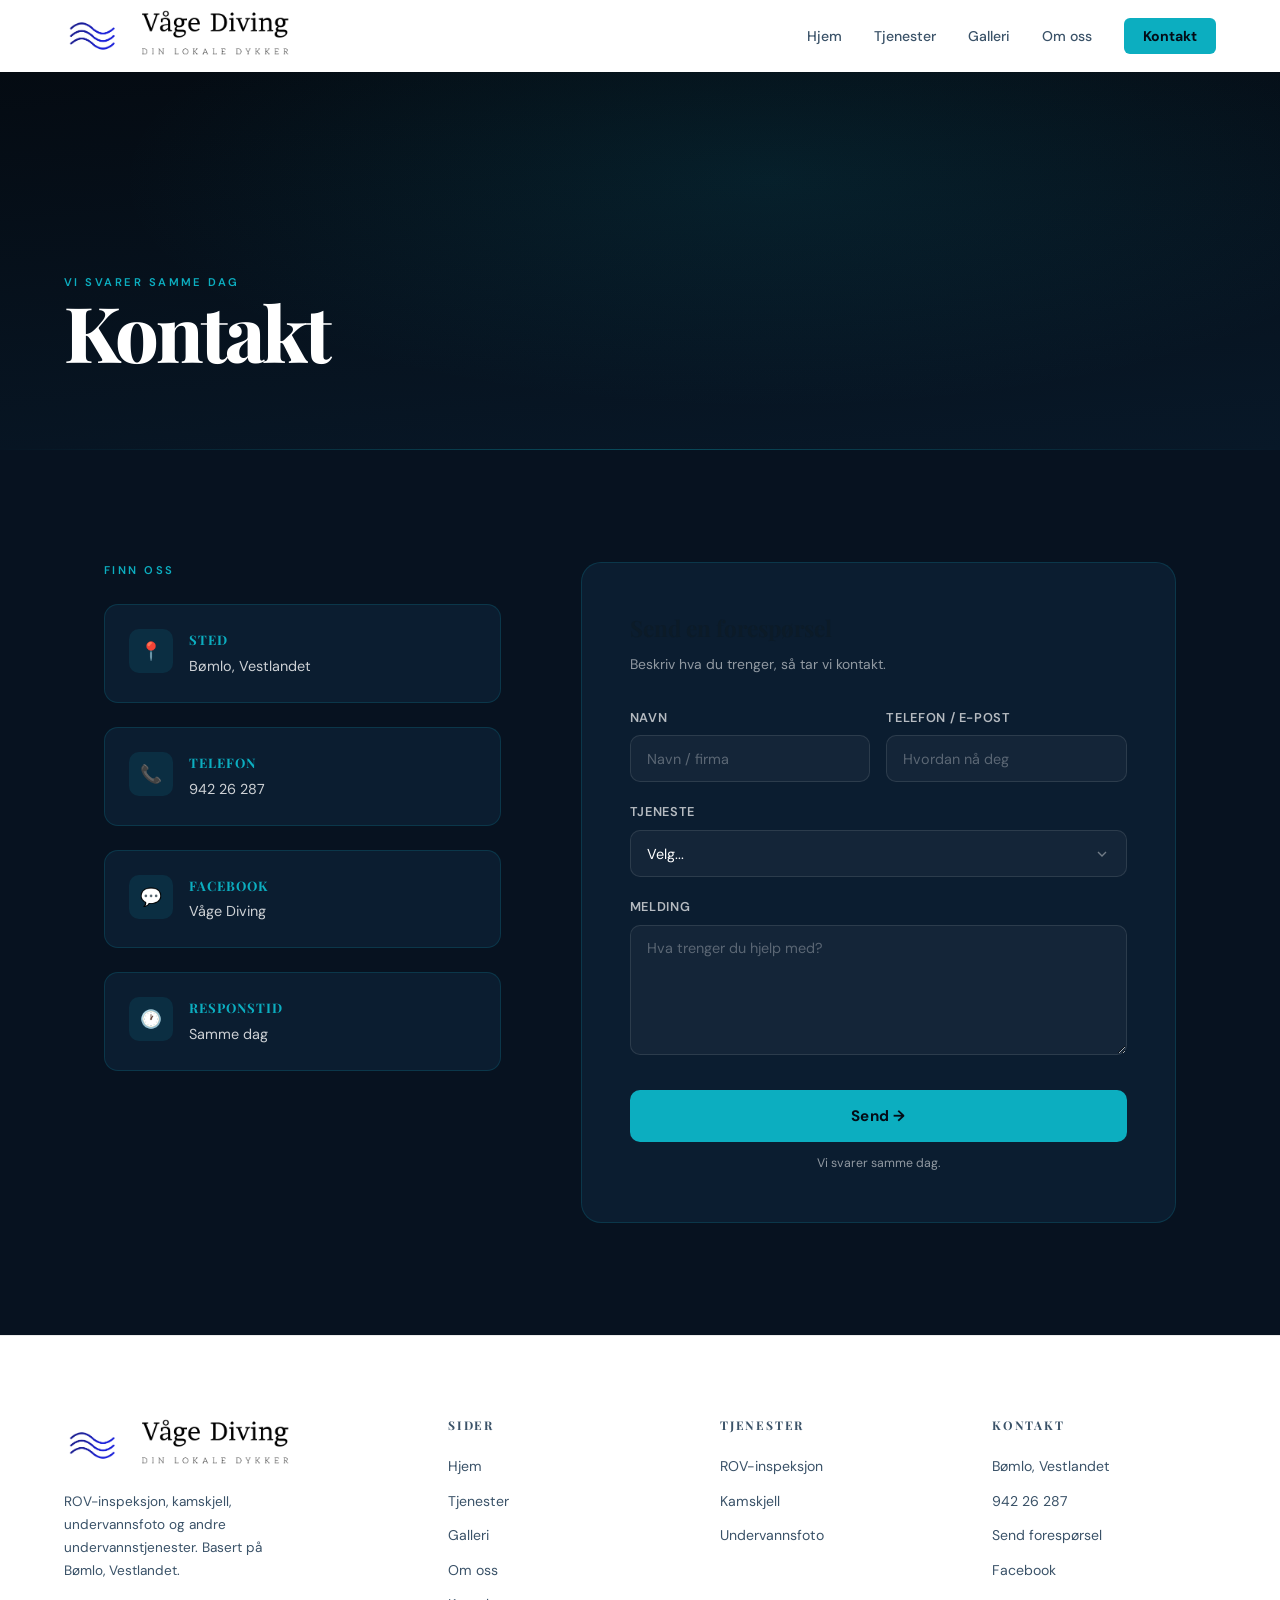
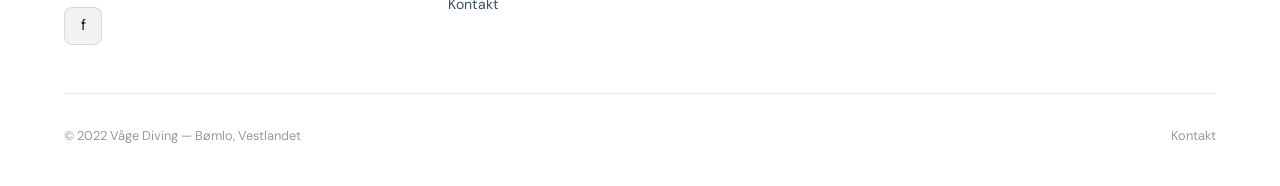
<file: kontakt.html>
<!DOCTYPE html>
<html lang="nb">
<head>
  <meta charset="UTF-8" />
  <meta name="viewport" content="width=device-width, initial-scale=1.0" />
  <title>Kontakt — Våge Diving</title>
  <meta name="description" content="Ta kontakt med Våge Diving — ROV-inspeksjon, kamskjell og undervannsfoto fra Bømlo." />
  <link rel="icon" type="image/png" href="images/bolgedel-av-logo.png">
  <link rel="stylesheet" href="css/style.css" />
</head>
<body>

  <nav class="navbar" id="navbar">
    <a href="index.html" class="logo">
      <div class="logo-icon"><img src="images/bolgedel-av-logo.png" alt="Våge Diving"></div>
      <img src="images/vage-diving-tekst-logo.png" alt="Våge Diving" class="logo-text-img">
    </a>
    <ul class="nav-links">
      <li><a href="index.html">Hjem</a></li>
      <li><a href="tjenester.html">Tjenester</a></li>
      <li><a href="galleri.html">Galleri</a></li>
      <li><a href="om-oss.html">Om oss</a></li>
      <li><a href="kontakt.html" class="nav-cta active">Kontakt</a></li>
    </ul>
    <button class="hamburger" id="hamburger" aria-label="Meny">
      <span></span><span></span><span></span>
    </button>
  </nav>
  <div class="mobile-menu" id="mobile-menu">
    <a href="index.html">Hjem</a>
    <a href="tjenester.html">Tjenester</a>
    <a href="galleri.html">Galleri</a>
    <a href="om-oss.html">Om oss</a>
    <a href="kontakt.html">Kontakt →</a>
  </div>

  <div class="page-hero" style="position:relative;">
    <div class="page-hero-grid">
      <div>
        <span class="label">Vi svarer samme dag</span>
        <h1>Kontakt</h1>
      </div>
    </div>
  </div>

  <section class="section dark-bg">
    <div class="container">
      <div class="contact-grid">

        <div class="reveal">
          <p class="label" style="margin-bottom:1.5rem;">Finn oss</p>
          <div class="contact-info">
            <div class="contact-item">
              <div class="contact-icon-wrap">📍</div>
              <div>
                <h4>Sted</h4>
                <p>Bømlo, Vestlandet</p>
              </div>
            </div>
            <div class="contact-item">
              <div class="contact-icon-wrap">📞</div>
              <div>
                <h4>Telefon</h4>
                <p><a href="tel:94226287">942 26 287</a></p>
              </div>
            </div>
            <div class="contact-item">
              <div class="contact-icon-wrap">💬</div>
              <div>
                <h4>Facebook</h4>
                <p><a href="https://www.facebook.com/profile.php?id=100086006843153" target="_blank" rel="noopener">Våge Diving</a></p>
              </div>
            </div>
            <div class="contact-item">
              <div class="contact-icon-wrap">🕐</div>
              <div>
                <h4>Responstid</h4>
                <p>Samme dag</p>
              </div>
            </div>
          </div>
        </div>

        <div class="contact-form-wrap reveal reveal-delay-1">
          <h3>Send en forespørsel</h3>
          <p class="form-desc">Beskriv hva du trenger, så tar vi kontakt.</p>
          <form id="contact-form" action="https://formspree.io/f/mykvwvyo" method="POST">
            <div class="form-row">
              <div class="form-group">
                <label for="navn">Navn</label>
                <input type="text" id="navn" name="navn" placeholder="Navn / firma" required />
              </div>
              <div class="form-group">
                <label for="kontakt">Telefon / e-post</label>
                <input type="text" id="kontakt" name="kontakt" placeholder="Hvordan nå deg" required />
              </div>
            </div>
            <div class="form-group">
              <label for="teneste">Tjeneste</label>
              <select id="teneste" name="teneste">
                <option value="" disabled selected>Velg...</option>
                <option value="rov">ROV-inspeksjon</option>
                <option value="kamskjell">Ferske kamskjell</option>
                <option value="foto">Undervannsfoto</option>
                <option value="anna">Annet</option>
              </select>
            </div>
            <div class="form-group">
              <label for="melding">Melding</label>
              <textarea id="melding" name="melding" placeholder="Hva trenger du hjelp med?"></textarea>
            </div>
            <button type="submit" class="btn-submit">Send →</button>
            <p class="form-note">Vi svarer samme dag.</p>
          </form>
        </div>

      </div>
    </div>
  </section>

  <footer>
    <div class="footer-grid">
      <div class="footer-brand">
        <a href="index.html" class="logo">
          <div class="logo-icon"><img src="images/bolgedel-av-logo.png" alt=""></div>
          <img src="images/vage-diving-tekst-logo.png" alt="Våge Diving" class="logo-text-img">
        </a>
        <p>ROV-inspeksjon, kamskjell, undervannsfoto og andre undervannstjenester. Basert på Bømlo, Vestlandet.</p>
        <div class="footer-social">
          <a href="https://www.facebook.com/profile.php?id=100086006843153" target="_blank" rel="noopener" class="social-btn" title="Facebook">f</a>
        </div>
      </div>
      <div class="footer-col">
        <h4>Sider</h4>
        <ul>
          <li><a href="index.html">Hjem</a></li>
          <li><a href="tjenester.html">Tjenester</a></li>
          <li><a href="galleri.html">Galleri</a></li>
          <li><a href="om-oss.html">Om oss</a></li>
          <li><a href="kontakt.html">Kontakt</a></li>
        </ul>
      </div>
      <div class="footer-col">
        <h4>Tjenester</h4>
        <ul>
          <li><a href="tjenester.html#rov">ROV-inspeksjon</a></li>
          <li><a href="tjenester.html#kamskjell">Kamskjell</a></li>
          <li><a href="tjenester.html#foto">Undervannsfoto</a></li>
        </ul>
      </div>
      <div class="footer-col">
        <h4>Kontakt</h4>
        <ul>
          <li>Bømlo, Vestlandet</li>
          <li><a href="tel:94226287">942 26 287</a></li>
          <li><a href="kontakt.html">Send forespørsel</a></li>
          <li><a href="https://www.facebook.com/profile.php?id=100086006843153" target="_blank" rel="noopener">Facebook</a></li>
        </ul>
      </div>
    </div>
    <div class="footer-bottom">
      <p>© 2022 Våge Diving — Bømlo, Vestlandet</p>
      <a href="kontakt.html">Kontakt</a>
    </div>
  </footer>

  <script src="js/main.js"></script>
</body>
</html>
</file>
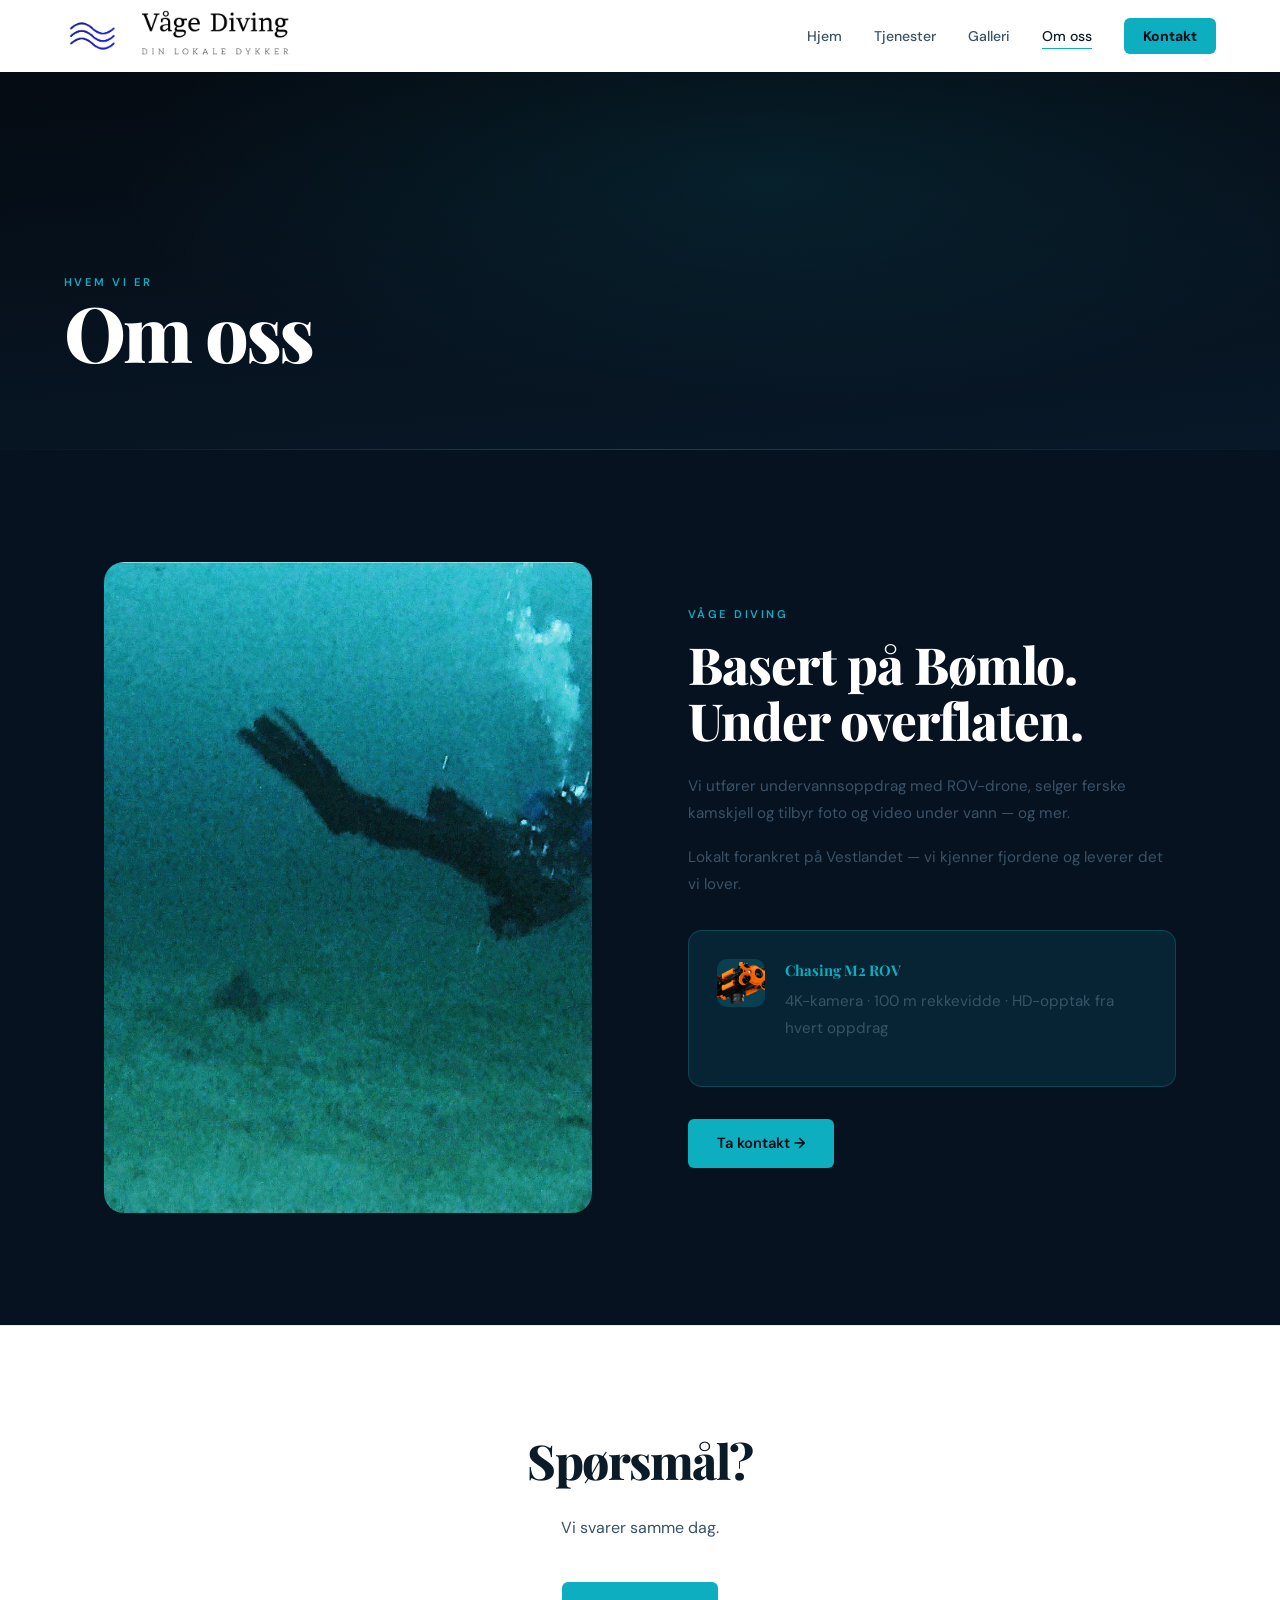
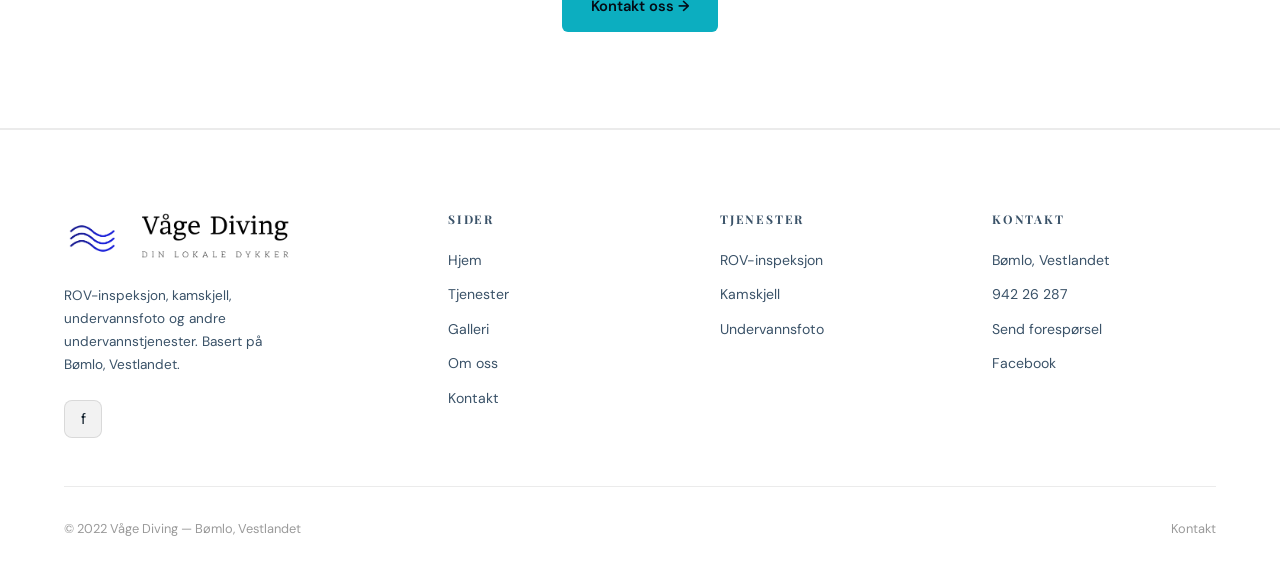
<file: om-oss.html>
<!DOCTYPE html>
<html lang="nb">
<head>
  <meta charset="UTF-8" />
  <meta name="viewport" content="width=device-width, initial-scale=1.0" />
  <title>Om oss — Våge Diving</title>
  <meta name="description" content="Våge Diving — ROV-inspeksjon, kamskjell og undervannsfoto fra Bømlo." />
  <link rel="icon" type="image/png" href="images/bolgedel-av-logo.png">
  <link rel="stylesheet" href="css/style.css" />
</head>
<body>

  <nav class="navbar" id="navbar">
    <a href="index.html" class="logo">
      <div class="logo-icon"><img src="images/bolgedel-av-logo.png" alt="Våge Diving"></div>
      <img src="images/vage-diving-tekst-logo.png" alt="Våge Diving" class="logo-text-img">
    </a>
    <ul class="nav-links">
      <li><a href="index.html">Hjem</a></li>
      <li><a href="tjenester.html">Tjenester</a></li>
      <li><a href="galleri.html">Galleri</a></li>
      <li><a href="om-oss.html" class="active">Om oss</a></li>
      <li><a href="kontakt.html" class="nav-cta">Kontakt</a></li>
    </ul>
    <button class="hamburger" id="hamburger" aria-label="Meny">
      <span></span><span></span><span></span>
    </button>
  </nav>
  <div class="mobile-menu" id="mobile-menu">
    <a href="index.html">Hjem</a>
    <a href="tjenester.html">Tjenester</a>
    <a href="galleri.html">Galleri</a>
    <a href="om-oss.html">Om oss</a>
    <a href="kontakt.html">Kontakt →</a>
  </div>

  <div class="page-hero" style="position:relative;">
    <div class="page-hero-grid">
      <div>
        <span class="label">Hvem vi er</span>
        <h1>Om oss</h1>
      </div>
    </div>
  </div>

  <section class="section dark-bg">
    <div class="container">
      <div class="about-split">
        <div class="about-visual reveal">
          <div class="about-visual-glow"></div>
          <img src="images/flyter i vanne.jpg" alt="Våge Diving" style="width:100%;height:100%;object-fit:cover;position:relative;z-index:1;">
        </div>
        <div class="about-content reveal reveal-delay-1">
          <span class="label">Våge Diving</span>
          <h2 class="section-title" style="color:var(--white);">Basert på Bømlo.<br>Under overflaten.</h2>
          <p>Vi utfører undervannsoppdrag med ROV-drone, selger ferske kamskjell og tilbyr foto og video under vann — og mer.</p>
          <p>Lokalt forankret på Vestlandet — vi kjenner fjordene og leverer det vi lover.</p>
          <div class="equip-block" style="margin-top:2rem;">
            <div class="equip-icon" style="padding:0;overflow:hidden;"><img src="images/beste rov bilde.png" alt="Chasing M2" style="width:100%;height:100%;object-fit:cover;border-radius:10px;"></div>
            <div>
              <h4>Chasing M2 ROV</h4>
              <p>4K-kamera · 100 m rekkevidde · HD-opptak fra hvert oppdrag</p>
            </div>
          </div>
          <a href="kontakt.html" class="btn btn-primary" style="margin-top:2rem;">Ta kontakt →</a>
        </div>
      </div>
    </div>
  </section>

  <div class="cta-banner reveal">
    <h2>Spørsmål?</h2>
    <p>Vi svarer samme dag.</p>
    <div class="cta-btns">
      <a href="kontakt.html" class="btn btn-primary">Kontakt oss →</a>
    </div>
  </div>

  <footer>
    <div class="footer-grid">
      <div class="footer-brand">
        <a href="index.html" class="logo">
          <div class="logo-icon"><img src="images/bolgedel-av-logo.png" alt=""></div>
          <img src="images/vage-diving-tekst-logo.png" alt="Våge Diving" class="logo-text-img">
        </a>
        <p>ROV-inspeksjon, kamskjell, undervannsfoto og andre undervannstjenester. Basert på Bømlo, Vestlandet.</p>
        <div class="footer-social">
          <a href="https://www.facebook.com/profile.php?id=100086006843153" target="_blank" rel="noopener" class="social-btn" title="Facebook">f</a>
        </div>
      </div>
      <div class="footer-col">
        <h4>Sider</h4>
        <ul>
          <li><a href="index.html">Hjem</a></li>
          <li><a href="tjenester.html">Tjenester</a></li>
          <li><a href="galleri.html">Galleri</a></li>
          <li><a href="om-oss.html">Om oss</a></li>
          <li><a href="kontakt.html">Kontakt</a></li>
        </ul>
      </div>
      <div class="footer-col">
        <h4>Tjenester</h4>
        <ul>
          <li><a href="tjenester.html#rov">ROV-inspeksjon</a></li>
          <li><a href="tjenester.html#kamskjell">Kamskjell</a></li>
          <li><a href="tjenester.html#foto">Undervannsfoto</a></li>
        </ul>
      </div>
      <div class="footer-col">
        <h4>Kontakt</h4>
        <ul>
          <li>Bømlo, Vestlandet</li>
          <li><a href="tel:94226287">942 26 287</a></li>
          <li><a href="kontakt.html">Send forespørsel</a></li>
          <li><a href="https://www.facebook.com/profile.php?id=100086006843153" target="_blank" rel="noopener">Facebook</a></li>
        </ul>
      </div>
    </div>
    <div class="footer-bottom">
      <p>© 2022 Våge Diving — Bømlo, Vestlandet</p>
      <a href="kontakt.html">Kontakt</a>
    </div>
  </footer>

  <script src="js/main.js"></script>
</body>
</html>
</file>
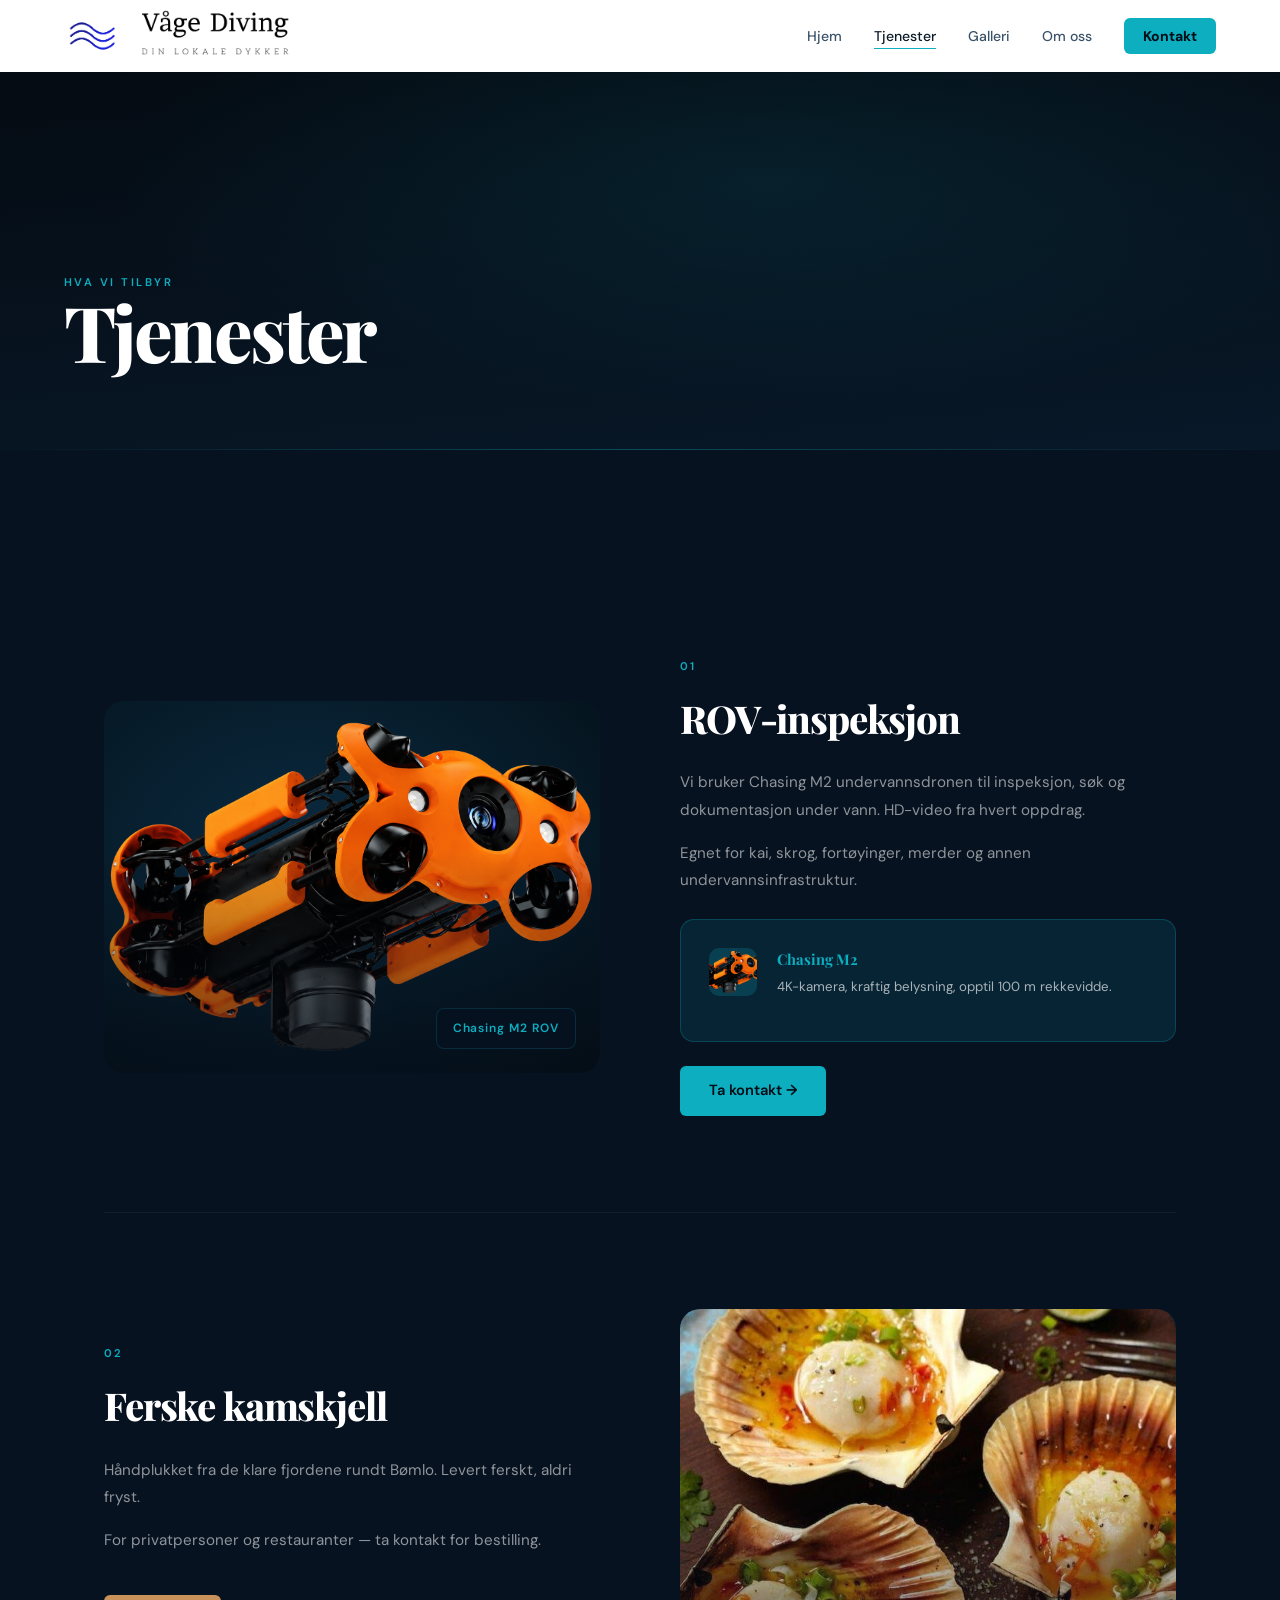
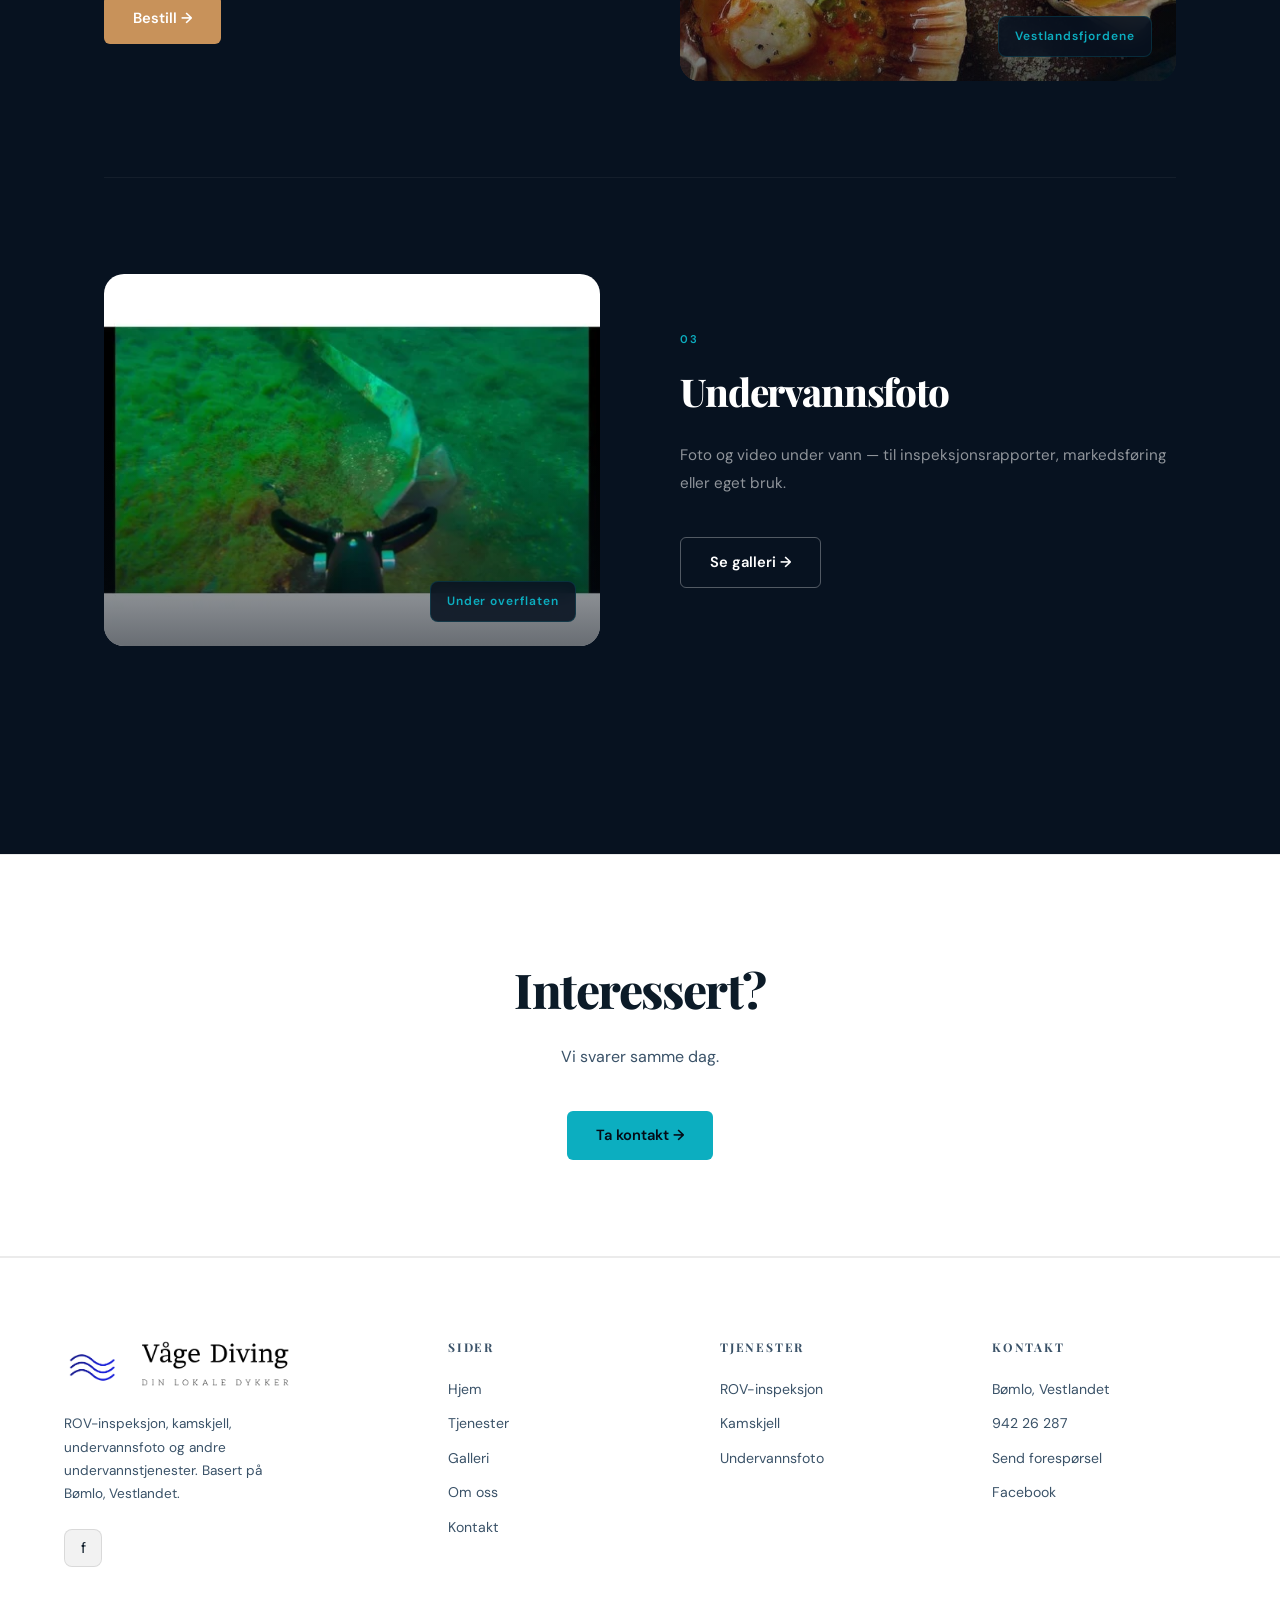
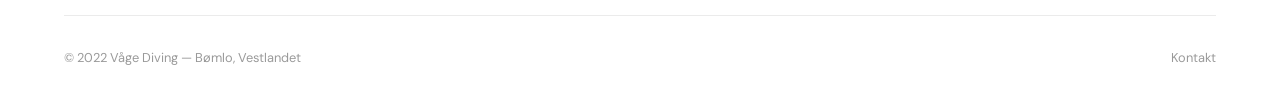
<file: tjenester.html>
<!DOCTYPE html>
<html lang="nb">
<head>
  <meta charset="UTF-8" />
  <meta name="viewport" content="width=device-width, initial-scale=1.0" />
  <title>Tjenester — Våge Diving</title>
  <meta name="description" content="ROV-inspeksjon, ferske kamskjell og undervannsfoto fra Bømlo." />
  <link rel="icon" type="image/png" href="images/bolgedel-av-logo.png">
  <link rel="stylesheet" href="css/style.css" />
</head>
<body>

  <nav class="navbar" id="navbar">
    <a href="index.html" class="logo">
      <div class="logo-icon"><img src="images/bolgedel-av-logo.png" alt="Våge Diving"></div>
      <img src="images/vage-diving-tekst-logo.png" alt="Våge Diving" class="logo-text-img">
    </a>
    <ul class="nav-links">
      <li><a href="index.html">Hjem</a></li>
      <li><a href="tjenester.html" class="active">Tjenester</a></li>
      <li><a href="galleri.html">Galleri</a></li>
      <li><a href="om-oss.html">Om oss</a></li>
      <li><a href="kontakt.html" class="nav-cta">Kontakt</a></li>
    </ul>
    <button class="hamburger" id="hamburger" aria-label="Meny">
      <span></span><span></span><span></span>
    </button>
  </nav>
  <div class="mobile-menu" id="mobile-menu">
    <a href="index.html">Hjem</a>
    <a href="tjenester.html">Tjenester</a>
    <a href="galleri.html">Galleri</a>
    <a href="om-oss.html">Om oss</a>
    <a href="kontakt.html">Kontakt →</a>
  </div>

  <div class="page-hero" style="position:relative;">
    <div class="page-hero-grid">
      <div>
        <span class="label">Hva vi tilbyr</span>
        <h1>Tjenester</h1>
      </div>
    </div>
  </div>

  <section class="section dark-bg">
    <div class="container">

      <div class="service-block" id="rov">
        <div class="service-visual sv-rov reveal">
          <img src="images/beste rov bilde.png" alt="Chasing M2 ROV">
          <div class="service-visual-overlay"></div>
          <div class="service-visual-tag">Chasing M2 ROV</div>
        </div>
        <div class="service-content reveal reveal-delay-1">
          <span class="label">01</span>
          <h2>ROV-inspeksjon</h2>
          <p>Vi bruker Chasing M2 undervannsdronen til inspeksjon, søk og dokumentasjon under vann. HD-video fra hvert oppdrag.</p>
          <p>Egnet for kai, skrog, fortøyinger, merder og annen undervannsinfrastruktur.</p>
          <div class="equip-block" style="margin-top:1.5rem;">
            <div class="equip-icon" style="padding:0;overflow:hidden;"><img src="images/beste rov bilde.png" alt="Chasing M2" style="width:100%;height:100%;object-fit:cover;"></div>
            <div>
              <h4>Chasing M2</h4>
              <p>4K-kamera, kraftig belysning, opptil 100 m rekkevidde.</p>
            </div>
          </div>
          <a href="kontakt.html" class="btn btn-primary" style="margin-top:1.5rem;">Ta kontakt →</a>
        </div>
      </div>

      <div class="service-block reverse" id="kamskjell">
        <div class="service-visual sv-kamskjell reveal">
          <img src="images/kamskjell.jpg" alt="Ferske kamskjell">
          <div class="service-visual-overlay"></div>
          <div class="service-visual-tag">Vestlandsfjordene</div>
        </div>
        <div class="service-content reveal reveal-delay-1">
          <span class="label">02</span>
          <h2>Ferske kamskjell</h2>
          <p>Håndplukket fra de klare fjordene rundt Bømlo. Levert ferskt, aldri fryst.</p>
          <p>For privatpersoner og restauranter — ta kontakt for bestilling.</p>
          <a href="kontakt.html" class="btn btn-sand" style="margin-top:1.5rem;">Bestill →</a>
        </div>
      </div>

      <div class="service-block" id="foto">
        <div class="service-visual sv-foto reveal">
          <img src="images/rov grab.webp" alt="Undervannsfoto">
          <div class="service-visual-overlay"></div>
          <div class="service-visual-tag">Under overflaten</div>
        </div>
        <div class="service-content reveal reveal-delay-1">
          <span class="label">03</span>
          <h2>Undervannsfoto</h2>
          <p>Foto og video under vann — til inspeksjonsrapporter, markedsføring eller eget bruk.</p>
          <a href="galleri.html" class="btn btn-outline" style="margin-top:1.5rem;">Se galleri →</a>
        </div>
      </div>

    </div>
  </section>

  <div class="cta-banner reveal">
    <h2>Interessert?</h2>
    <p>Vi svarer samme dag.</p>
    <div class="cta-btns">
      <a href="kontakt.html" class="btn btn-primary">Ta kontakt →</a>
    </div>
  </div>

  <footer>
    <div class="footer-grid">
      <div class="footer-brand">
        <a href="index.html" class="logo">
          <div class="logo-icon"><img src="images/bolgedel-av-logo.png" alt=""></div>
          <img src="images/vage-diving-tekst-logo.png" alt="Våge Diving" class="logo-text-img">
        </a>
        <p>ROV-inspeksjon, kamskjell, undervannsfoto og andre undervannstjenester. Basert på Bømlo, Vestlandet.</p>
        <div class="footer-social">
          <a href="https://www.facebook.com/profile.php?id=100086006843153" target="_blank" rel="noopener" class="social-btn" title="Facebook">f</a>
        </div>
      </div>
      <div class="footer-col">
        <h4>Sider</h4>
        <ul>
          <li><a href="index.html">Hjem</a></li>
          <li><a href="tjenester.html">Tjenester</a></li>
          <li><a href="galleri.html">Galleri</a></li>
          <li><a href="om-oss.html">Om oss</a></li>
          <li><a href="kontakt.html">Kontakt</a></li>
        </ul>
      </div>
      <div class="footer-col">
        <h4>Tjenester</h4>
        <ul>
          <li><a href="#rov">ROV-inspeksjon</a></li>
          <li><a href="#kamskjell">Kamskjell</a></li>
          <li><a href="#foto">Undervannsfoto</a></li>
        </ul>
      </div>
      <div class="footer-col">
        <h4>Kontakt</h4>
        <ul>
          <li>Bømlo, Vestlandet</li>
          <li><a href="tel:94226287">942 26 287</a></li>
          <li><a href="kontakt.html">Send forespørsel</a></li>
          <li><a href="https://www.facebook.com/profile.php?id=100086006843153" target="_blank" rel="noopener">Facebook</a></li>
        </ul>
      </div>
    </div>
    <div class="footer-bottom">
      <p>© 2022 Våge Diving — Bømlo, Vestlandet</p>
      <a href="kontakt.html">Kontakt</a>
    </div>
  </footer>

  <script src="js/main.js"></script>
</body>
</html>
</file>
<file: css/style.css>
@import url('https://fonts.googleapis.com/css2?family=Playfair+Display:ital,wght@0,700;0,800;1,700&family=DM+Sans:ital,opsz,wght@0,9..40,300;0,9..40,400;0,9..40,500;0,9..40,600;1,9..40,400&display=swap');

/* ══════════════════════════════════════
   TOKENS
══════════════════════════════════════ */
:root {
  --deep:        #040C16;
  --dark:        #071220;
  --navy:        #0B1D30;
  --mid:         #112840;
  --teal:        #0CAEC0;
  --teal-bright: #1DD8EC;
  --teal-dim:    rgba(12,174,192,0.12);
  --teal-glow:   rgba(12,174,192,0.35);
  --aqua:        #3FECD8;
  --sand:        #C8925A;
  --sand-light:  #E0AD7A;
  --white:       #FFFFFF;
  --grey:        rgba(255,255,255,0.55);
  --border:      rgba(12,174,192,0.18);
  --light-bg:    #EDF4F8;
  --text-dark:   #0C1B28;
  --text-mid:    #3A5268;
  --nav-h:       72px;
  --ease:        cubic-bezier(0.25, 0.46, 0.45, 0.94);
}

/* ══════════════════════════════════════
   RESET & BASE
══════════════════════════════════════ */
*, *::before, *::after { margin: 0; padding: 0; box-sizing: border-box; }
html { scroll-behavior: smooth; }

body {
  font-family: 'DM Sans', sans-serif;
  background: var(--light-bg);
  color: var(--text-dark);
  line-height: 1.6;
  overflow-x: hidden;
}

h1, h2, h3, h4, .logo-text { font-family: 'Playfair Display', serif; }

a { text-decoration: none; color: inherit; }
img { display: block; max-width: 100%; }
ul { list-style: none; }

.container {
  max-width: 1200px;
  margin: 0 auto;
  padding: 0 5%;
}

/* ══════════════════════════════════════
   SCROLLBAR
══════════════════════════════════════ */
::-webkit-scrollbar { width: 6px; }
::-webkit-scrollbar-track { background: var(--dark); }
::-webkit-scrollbar-thumb { background: var(--teal); border-radius: 3px; }

/* ══════════════════════════════════════
   TYPOGRAPHY
══════════════════════════════════════ */
.label {
  font-size: 0.7rem;
  font-weight: 600;
  letter-spacing: 0.22em;
  text-transform: uppercase;
  color: var(--teal);
}

.section-title {
  font-size: clamp(2rem, 4vw, 3.2rem);
  font-weight: 800;
  line-height: 1.1;
  letter-spacing: -0.02em;
  color: var(--text-dark);
  margin: 0.75rem 0 1.25rem;
}
.section.dark-bg .section-title,
.section.navy-bg .section-title { color: var(--white); }

.section-sub {
  font-size: 1rem;
  color: var(--text-mid);
  line-height: 1.75;
  max-width: 540px;
}
.section.dark-bg .section-sub,
.section.navy-bg .section-sub { color: var(--grey); }

/* ══════════════════════════════════════
   BUTTONS
══════════════════════════════════════ */
.btn {
  display: inline-flex;
  align-items: center;
  gap: 0.5rem;
  padding: 0.8rem 1.8rem;
  border-radius: 6px;
  font-family: 'DM Sans', sans-serif;
  font-size: 0.92rem;
  font-weight: 600;
  cursor: pointer;
  border: none;
  transition: all 0.25s var(--ease);
  white-space: nowrap;
}
.btn-primary {
  background: var(--teal);
  color: var(--deep);
}
.btn-primary:hover {
  background: var(--teal-bright);
  transform: translateY(-2px);
  box-shadow: 0 8px 30px var(--teal-glow);
}
.btn-outline {
  background: transparent;
  border: 1.5px solid rgba(255,255,255,0.3);
  color: var(--white);
}
.btn-outline:hover {
  border-color: var(--teal);
  color: var(--teal);
  background: var(--teal-dim);
}
.btn-sand {
  background: var(--sand);
  color: var(--white);
}
.btn-sand:hover {
  background: var(--sand-light);
  transform: translateY(-2px);
  box-shadow: 0 8px 24px rgba(200,146,90,0.4);
}

/* ══════════════════════════════════════
   NAVBAR
══════════════════════════════════════ */
.navbar {
  position: fixed;
  top: 0; left: 0; right: 0;
  z-index: 500;
  height: var(--nav-h);
  display: flex;
  align-items: center;
  justify-content: space-between;
  padding: 0 5%;
  background: var(--white);
  box-shadow: 0 1px 0 rgba(0,0,0,0.08);
  transition: background 0.4s, box-shadow 0.4s;
}
.navbar.scrolled {
  background: var(--white);
  box-shadow: 0 2px 16px rgba(0,0,0,0.10);
}

.logo {
  display: flex;
  align-items: center;
  gap: 0.6rem;
}
.logo-icon {
  width: 58px; height: 58px;
  background: transparent;
  border-radius: 0;
  display: flex; align-items: center; justify-content: center;
  font-size: 1.1rem;
  transition: transform 0.3s;
  overflow: hidden;
}
.logo-icon img {
  width: 100%; height: 100%;
  object-fit: contain;
  padding: 4px;
}
.logo-text-img {
  height: 58px;
  width: auto;
  display: block;
}
.logo:hover .logo-icon { transform: rotate(-10deg) scale(1.05); }
.logo-text {
  font-size: 1.1rem;
  font-weight: 800;
  letter-spacing: -0.02em;
}
.logo-text span { color: var(--teal); }

.nav-links {
  display: flex;
  align-items: center;
  gap: 2rem;
}
.nav-links a {
  font-size: 0.88rem;
  font-weight: 500;
  color: var(--text-mid);
  transition: color 0.2s;
  position: relative;
}
.nav-links a::after {
  content: '';
  position: absolute;
  bottom: -4px; left: 0; right: 0;
  height: 1.5px;
  background: var(--teal);
  transform: scaleX(0);
  transform-origin: left;
  transition: transform 0.3s var(--ease);
}
.nav-links a:hover, .nav-links a.active { color: var(--text-dark); }
.nav-links a:hover::after, .nav-links a.active::after { transform: scaleX(1); }

.nav-cta {
  background: var(--teal) !important;
  color: var(--deep) !important;
  padding: 0.55rem 1.2rem;
  border-radius: 6px;
  font-weight: 700 !important;
}
.nav-cta::after { display: none !important; }
.nav-cta:hover { background: var(--teal-bright) !important; }

.hamburger {
  display: none;
  flex-direction: column;
  gap: 5px;
  cursor: pointer;
  background: none;
  border: none;
  padding: 6px;
}
.hamburger span {
  display: block; width: 22px; height: 2px;
  background: var(--text-dark); border-radius: 2px;
  transition: all 0.3s;
}
.hamburger.open span:nth-child(1) { transform: translateY(7px) rotate(45deg); }
.hamburger.open span:nth-child(2) { opacity: 0; }
.hamburger.open span:nth-child(3) { transform: translateY(-7px) rotate(-45deg); }

.mobile-menu {
  display: none;
  position: fixed;
  top: var(--nav-h); left: 0; right: 0;
  background: var(--white);
  padding: 1.5rem 5%;
  flex-direction: column;
  gap: 0.25rem;
  z-index: 499;
  border-bottom: 1px solid rgba(0,0,0,0.08);
  box-shadow: 0 8px 24px rgba(0,0,0,0.08);
}
.mobile-menu.open { display: flex; }
.mobile-menu a {
  color: var(--text-mid);
  font-size: 1rem;
  font-weight: 500;
  padding: 0.85rem 0;
  border-bottom: 1px solid rgba(0,0,0,0.06);
  display: block;
  transition: color 0.2s;
}
.mobile-menu a:last-child { border: none; color: var(--teal); font-weight: 600; }
.mobile-menu a:hover { color: var(--text-dark); }

/* ══════════════════════════════════════
   HERO
══════════════════════════════════════ */
.hero {
  position: relative;
  min-height: 100vh;
  display: flex;
  flex-direction: column;
  justify-content: flex-end;
  padding: calc(var(--nav-h) + 60px) 5% 100px;
  background:
    radial-gradient(ellipse at 70% 30%, rgba(12,174,192,0.08) 0%, transparent 60%),
    radial-gradient(ellipse at 20% 80%, rgba(12,174,192,0.05) 0%, transparent 50%),
    linear-gradient(175deg, #04090F 0%, #071520 50%, #04090F 100%);
  overflow: hidden;
}

/* Bubbles */
.bubble {
  position: absolute;
  border-radius: 50%;
  background: radial-gradient(circle at 30% 30%, rgba(29,216,236,0.6), rgba(12,174,192,0.1));
  border: 1px solid rgba(12,174,192,0.3);
  animation: bubbleRise linear infinite;
  pointer-events: none;
}
@keyframes bubbleRise {
  0%   { transform: translateY(0) translateX(0); opacity: 0; }
  10%  { opacity: 0.8; }
  90%  { opacity: 0.5; }
  100% { transform: translateY(-110vh) translateX(30px); opacity: 0; }
}

.hero-depth-line {
  position: absolute;
  left: 0; right: 0;
  height: 1px;
  background: linear-gradient(90deg, transparent, rgba(12,174,192,0.3), transparent);
  pointer-events: none;
}

.hero-content { position: relative; z-index: 1; }

.hero-tag {
  display: inline-flex;
  align-items: center;
  gap: 0.6rem;
  font-size: 0.72rem;
  font-weight: 600;
  letter-spacing: 0.2em;
  text-transform: uppercase;
  color: var(--teal);
  margin-bottom: 1.75rem;
}
.hero-tag::before {
  content: '';
  display: block;
  width: 24px; height: 1.5px;
  background: var(--teal);
}

.hero h1 {
  font-size: clamp(3.5rem, 9vw, 7.5rem);
  font-weight: 800;
  line-height: 0.95;
  letter-spacing: -0.045em;
  color: var(--white);
  margin-bottom: 2rem;
  max-width: 750px;
}
.hero h1 em {
  font-style: normal;
  color: transparent;
  -webkit-text-stroke: 1.5px rgba(12,174,192,0.7);
}

.hero-sub {
  font-size: 1.05rem;
  color: var(--grey);
  line-height: 1.75;
  max-width: 480px;
  margin-bottom: 2.5rem;
}

.hero-btns { display: flex; gap: 1rem; flex-wrap: wrap; }

.hero-scroll {
  position: absolute;
  bottom: 2.5rem;
  right: 5%;
  display: flex;
  flex-direction: column;
  align-items: center;
  gap: 0.5rem;
  cursor: pointer;
  z-index: 1;
}
.hero-scroll span {
  font-size: 0.65rem;
  letter-spacing: 0.2em;
  text-transform: uppercase;
  color: var(--grey);
  writing-mode: vertical-rl;
}
.scroll-line {
  width: 1.5px;
  height: 48px;
  background: linear-gradient(to bottom, var(--teal), transparent);
  animation: scrollPulse 2s ease infinite;
}
@keyframes scrollPulse {
  0%, 100% { opacity: 0.4; transform: scaleY(1); }
  50% { opacity: 1; transform: scaleY(0.7); }
}

/* ══════════════════════════════════════
   WAVE DIVIDER
══════════════════════════════════════ */
.wave {
  display: block;
  width: 100%;
  overflow: hidden;
  line-height: 0;
  margin-bottom: -1px;
}
.wave svg { display: block; width: 100%; }

/* ══════════════════════════════════════
   STATS STRIP
══════════════════════════════════════ */
.stats-strip {
  background: var(--navy);
  border-top: 1px solid var(--border);
  border-bottom: 1px solid var(--border);
  padding: 2.5rem 5%;
}
.stats-inner {
  max-width: 1200px;
  margin: 0 auto;
  display: grid;
  grid-template-columns: repeat(4, 1fr);
  gap: 2rem;
}
.stat-item { text-align: center; }
.stat-num {
  font-family: 'Playfair Display', serif;
  font-size: 2.4rem;
  font-weight: 800;
  color: var(--teal);
  letter-spacing: -0.04em;
  line-height: 1;
  display: flex;
  align-items: center;
  justify-content: center;
  height: 2.8rem;
}
.stat-label {
  font-size: 0.82rem;
  color: var(--grey);
  margin-top: 0.4rem;
}

/* ══════════════════════════════════════
   SECTION BASE
══════════════════════════════════════ */
.section {
  padding: 7rem 0;
  position: relative;
}
.section.dark-bg  { background: var(--dark); }
.section.navy-bg  { background: var(--navy); }
.section.mid-bg   { background: var(--mid); }

.section-header { margin-bottom: 4rem; }
.section-header.center { text-align: center; }
.section-header.center .section-sub {
  margin-left: auto;
  margin-right: auto;
}

/* ══════════════════════════════════════
   SERVICE CARDS (index preview + tjenester)
══════════════════════════════════════ */
.services-grid {
  display: grid;
  grid-template-columns: repeat(3, 1fr);
  gap: 1.5rem;
}
.service-card {
  background: var(--navy);
  border: 1px solid var(--border);
  border-radius: 16px;
  padding: 2.5rem 2rem;
  transition: transform 0.3s var(--ease), box-shadow 0.3s, border-color 0.3s;
  position: relative;
  overflow: hidden;
}
.service-card::before {
  content: '';
  position: absolute;
  top: 0; left: 0; right: 0;
  height: 2px;
  background: linear-gradient(90deg, transparent, var(--teal), transparent);
  opacity: 0;
  transition: opacity 0.3s;
}
.service-card:hover {
  transform: translateY(-6px);
  box-shadow: 0 20px 60px rgba(0,0,0,0.4), 0 0 0 1px var(--teal-glow);
  border-color: rgba(12,174,192,0.4);
}
.service-card:hover::before { opacity: 1; }

.service-icon {
  width: 56px; height: 56px;
  background: var(--teal-dim);
  border: 1px solid rgba(12,174,192,0.25);
  border-radius: 14px;
  display: flex; align-items: center; justify-content: center;
  font-size: 1.5rem;
  margin-bottom: 1.5rem;
  transition: background 0.3s, transform 0.3s;
}
.service-card:hover .service-icon {
  background: rgba(12,174,192,0.2);
  transform: scale(1.05);
}

.service-card h3 {
  font-family: 'Playfair Display', serif;
  font-size: 1.15rem;
  font-weight: 700;
  color: var(--white);
  margin-bottom: 0.75rem;
  letter-spacing: -0.02em;
}
.service-card p {
  font-size: 0.88rem;
  color: var(--grey);
  line-height: 1.7;
  margin-bottom: 1.5rem;
}
.service-link {
  font-size: 0.82rem;
  font-weight: 600;
  color: var(--teal);
  display: inline-flex;
  align-items: center;
  gap: 0.4rem;
  transition: gap 0.2s;
}
.service-link:hover { gap: 0.7rem; }
.service-link .arrow { transition: transform 0.2s; }
.service-link:hover .arrow { transform: translateX(3px); }

/* ══════════════════════════════════════
   FEATURE SECTION (Kamskjell spotlight)
══════════════════════════════════════ */
.feature-split {
  display: grid;
  grid-template-columns: 1fr 1fr;
  gap: 5rem;
  align-items: center;
}
.campaign-block {
  display: flex;
  align-items: flex-start;
}
.campaign-text { max-width: 640px; }
.feature-visual {
  position: relative;
  border-radius: 20px;
  overflow: hidden;
  aspect-ratio: 4/3;
}
.feature-visual-bg {
  width: 100%; height: 100%;
  background: radial-gradient(ellipse at 40% 40%, #1A4A35, #0A2820 60%, #050F08);
  display: flex; align-items: center; justify-content: center;
  position: relative;
}
.feature-visual-bg::before {
  content: '';
  position: absolute; inset: 0;
  background:
    radial-gradient(circle at 30% 60%, rgba(63,236,216,0.15) 0%, transparent 50%),
    radial-gradient(circle at 70% 30%, rgba(200,146,90,0.1) 0%, transparent 40%);
}
.scallop-icon {
  font-size: 7rem;
  position: relative;
  z-index: 1;
  filter: drop-shadow(0 0 30px rgba(63,236,216,0.4));
  animation: scallop-float 4s ease-in-out infinite;
}
@keyframes scallop-float {
  0%, 100% { transform: translateY(0) rotate(-5deg); }
  50% { transform: translateY(-15px) rotate(5deg); }
}
.feature-badge {
  position: absolute;
  bottom: 1.5rem; left: 1.5rem;
  background: rgba(7,18,32,0.85);
  backdrop-filter: blur(10px);
  border: 1px solid var(--border);
  border-radius: 10px;
  padding: 0.75rem 1rem;
  display: flex; align-items: center; gap: 0.6rem;
  font-size: 0.82rem;
  color: var(--teal);
  font-weight: 600;
}

.feature-text .label { margin-bottom: 0.75rem; display: block; }
.feature-text h2 { font-size: clamp(1.8rem, 3.5vw, 2.8rem); }
.feature-text p {
  font-size: 0.95rem;
  color: var(--text-mid);
  line-height: 1.8;
  margin-bottom: 1rem;
}
.feature-bullets { margin: 1.5rem 0 2rem; }
.feature-bullets li {
  display: flex;
  align-items: center;
  gap: 0.75rem;
  font-size: 0.9rem;
  color: var(--text-dark);
  padding: 0.5rem 0;
  border-bottom: 1px solid rgba(255,255,255,0.05);
}
.feature-bullets li { border-bottom-color: rgba(0,0,0,0.06); }
.feature-bullets li::before {
  content: '';
  width: 6px; height: 6px;
  background: var(--teal);
  border-radius: 50%;
  flex-shrink: 0;
}

/* ══════════════════════════════════════
   VALUE CARDS
══════════════════════════════════════ */
.values-grid {
  display: grid;
  grid-template-columns: repeat(3, 1fr);
  gap: 1.5rem;
}
.value-card {
  padding: 2rem;
  border-radius: 14px;
  border: 1px solid rgba(255,255,255,0.06);
  background: rgba(255,255,255,0.03);
  transition: background 0.3s, border-color 0.3s;
}
.value-card:hover {
  background: var(--teal-dim);
  border-color: var(--border);
}
.value-num {
  font-family: 'Playfair Display', serif;
  font-size: 0.7rem;
  font-weight: 700;
  letter-spacing: 0.15em;
  color: var(--teal);
  margin-bottom: 1rem;
}
.value-card h3 {
  font-family: 'Playfair Display', serif;
  font-size: 1rem;
  font-weight: 700;
  color: var(--white);
  margin-bottom: 0.6rem;
}
.value-card p { font-size: 0.87rem; color: var(--grey); line-height: 1.7; }

/* ══════════════════════════════════════
   CTA BANNER
══════════════════════════════════════ */
.cta-banner {
  background: var(--white);
  border-top: 1px solid rgba(0,0,0,0.08);
  border-bottom: 1px solid rgba(0,0,0,0.08);
  padding: 6rem 5%;
  text-align: center;
}
.cta-banner h2 {
  font-size: clamp(2rem, 4vw, 3rem);
  font-weight: 800;
  letter-spacing: -0.03em;
  margin-bottom: 1rem;
  color: var(--text-dark);
}
.cta-banner p {
  font-size: 1rem;
  color: var(--text-mid);
  margin-bottom: 2.5rem;
  max-width: 440px;
  margin-left: auto;
  margin-right: auto;
  line-height: 1.75;
}
.cta-btns { display: flex; gap: 1rem; justify-content: center; flex-wrap: wrap; }

/* ══════════════════════════════════════
   PAGE HERO (inner pages)
══════════════════════════════════════ */
.page-hero {
  min-height: 50vh;
  display: flex;
  align-items: flex-end;
  padding: calc(var(--nav-h) + 80px) 5% 80px;
  background:
    radial-gradient(ellipse at 60% 40%, rgba(12,174,192,0.1) 0%, transparent 60%),
    linear-gradient(175deg, #04090F 0%, #081828 100%);
  position: relative;
  overflow: hidden;
}
.page-hero::after {
  content: '';
  position: absolute;
  bottom: 0; left: 0; right: 0;
  height: 1px;
  background: linear-gradient(90deg, transparent, var(--teal-glow), transparent);
}
.page-hero-grid {
  display: grid;
  grid-template-columns: 1fr auto;
  align-items: flex-end;
  gap: 2rem;
  width: 100%;
  max-width: 1200px;
  margin: 0 auto;
}
.page-hero h1 {
  font-size: clamp(2.5rem, 6vw, 5rem);
  font-weight: 800;
  letter-spacing: -0.04em;
  line-height: 1;
  max-width: 600px;
  color: var(--white);
}
.page-hero p {
  font-size: 1rem;
  color: var(--grey);
  margin-top: 1rem;
  max-width: 480px;
  line-height: 1.75;
}
.page-hero-num {
  font-family: 'Playfair Display', serif;
  font-size: clamp(5rem, 12vw, 10rem);
  font-weight: 800;
  color: rgba(12,174,192,0.06);
  letter-spacing: -0.05em;
  line-height: 1;
  user-select: none;
}

/* ══════════════════════════════════════
   TJENESTER — Full Service Blocks
══════════════════════════════════════ */
.service-block {
  display: grid;
  grid-template-columns: 1fr 1fr;
  gap: 5rem;
  align-items: center;
  padding: 6rem 0;
  border-bottom: 1px solid rgba(255,255,255,0.05);
}
.service-block:last-child { border-bottom: none; }
.service-block.reverse { direction: rtl; }
.service-block.reverse > * { direction: ltr; }

.service-visual {
  border-radius: 20px;
  overflow: hidden;
  aspect-ratio: 4/3;
  position: relative;
}
.sv-rov {
  background: radial-gradient(ellipse at 40% 40%, #0A2A40, #041018);
}
.sv-kamskjell {
  background: radial-gradient(ellipse at 50% 40%, #1A3A28, #050F08);
}
.sv-foto {
  background: radial-gradient(ellipse at 50% 40%, #0F1A35, #040816);
}
.service-visual-inner {
  width: 100%; height: 100%;
  display: flex; align-items: center; justify-content: center;
  font-size: 6rem;
  filter: drop-shadow(0 0 40px rgba(12,174,192,0.3));
  animation: floatVis 5s ease-in-out infinite;
}
@keyframes floatVis {
  0%, 100% { transform: translateY(0); }
  50% { transform: translateY(-12px); }
}
.service-visual-overlay {
  position: absolute; inset: 0;
  background: linear-gradient(to top, rgba(4,12,22,0.6) 0%, transparent 60%);
}
.service-visual-tag {
  position: absolute;
  bottom: 1.5rem; right: 1.5rem;
  background: rgba(7,18,32,0.88);
  backdrop-filter: blur(10px);
  border: 1px solid var(--border);
  border-radius: 8px;
  padding: 0.6rem 1rem;
  font-size: 0.75rem;
  font-weight: 600;
  color: var(--teal);
  letter-spacing: 0.08em;
}

.service-content .label { display: block; margin-bottom: 0.75rem; }
.service-content h2 {
  font-size: clamp(1.8rem, 3vw, 2.5rem);
  font-weight: 800;
  letter-spacing: -0.03em;
  margin-bottom: 1.25rem;
  color: var(--white);
}
.service-content p {
  font-size: 0.95rem;
  color: var(--grey);
  line-height: 1.8;
  margin-bottom: 1rem;
}

.spec-list { margin: 1.5rem 0; }
.spec-item {
  display: flex;
  align-items: flex-start;
  gap: 1rem;
  padding: 0.8rem 0;
  border-bottom: 1px solid rgba(255,255,255,0.05);
}
.spec-item:last-child { border-bottom: none; }
.spec-dot {
  width: 24px; height: 24px;
  background: var(--teal-dim);
  border: 1px solid var(--border);
  border-radius: 6px;
  display: flex; align-items: center; justify-content: center;
  font-size: 0.7rem;
  flex-shrink: 0;
  color: var(--teal);
  margin-top: 1px;
}
.spec-item strong { display: block; font-size: 0.88rem; color: var(--white); margin-bottom: 0.15rem; }
.spec-item span { font-size: 0.82rem; color: var(--grey); line-height: 1.5; }

/* Equipment callout */
.equip-block {
  background: var(--teal-dim);
  border: 1px solid rgba(12,174,192,0.25);
  border-radius: 14px;
  padding: 1.75rem;
  display: flex;
  gap: 1.25rem;
  align-items: flex-start;
  margin-top: 1.5rem;
}
.equip-icon {
  width: 48px; height: 48px;
  background: rgba(12,174,192,0.2);
  border-radius: 10px;
  display: flex; align-items: center; justify-content: center;
  font-size: 1.3rem;
  flex-shrink: 0;
}
.equip-block h4 { font-family: 'Playfair Display', serif; font-size: 0.92rem; font-weight: 700; color: var(--teal); margin-bottom: 0.3rem; }
.equip-block p { font-size: 0.83rem; color: rgba(255,255,255,0.65); line-height: 1.6; }

/* ══════════════════════════════════════
   GALLERY
══════════════════════════════════════ */
.gallery-filters {
  display: flex;
  gap: 0.75rem;
  margin-bottom: 2.5rem;
  flex-wrap: wrap;
}
.filter-btn {
  font-family: 'DM Sans', sans-serif;
  font-size: 0.82rem;
  font-weight: 600;
  padding: 0.5rem 1.2rem;
  border-radius: 40px;
  border: 1.5px solid rgba(255,255,255,0.15);
  background: transparent;
  color: rgba(255,255,255,0.65);
  cursor: pointer;
  transition: all 0.2s;
  letter-spacing: 0.03em;
}
.filter-btn:hover { border-color: var(--teal); color: var(--white); }
.filter-btn.active {
  background: var(--teal);
  border-color: var(--teal);
  color: var(--deep);
}

.gallery-grid {
  display: grid;
  grid-template-columns: repeat(4, 1fr);
  grid-auto-rows: 220px;
  gap: 12px;
}
.gallery-item {
  border-radius: 12px;
  overflow: hidden;
  cursor: pointer;
  position: relative;
  transition: transform 0.3s var(--ease), opacity 0.3s;
}
.gallery-item.span-2 { grid-column: span 2; }
.gallery-item.span-h { grid-row: span 2; }

.gallery-item-inner {
  width: 100%; height: 100%;
  display: flex; align-items: center; justify-content: center;
  font-size: 3rem;
  transition: transform 0.4s var(--ease);
  position: relative;
}
.g-deep-blue    { background: radial-gradient(ellipse at 40% 40%, #0A2A50, #040A14); }
.g-teal-dark    { background: radial-gradient(ellipse at 50% 50%, #083A45, #030C10); }
.g-ocean-green  { background: radial-gradient(ellipse at 40% 60%, #0A3020, #04100A); }
.g-night-blue   { background: radial-gradient(ellipse at 60% 40%, #080D30, #020408); }
.g-ocean-sand   { background: radial-gradient(ellipse at 40% 40%, #3D2010, #120806); }
.g-teal-blue    { background: radial-gradient(ellipse at 50% 40%, #0A2840, #030A14); }
.g-deep-green   { background: radial-gradient(ellipse at 40% 50%, #082818, #030808); }
.g-midnight     { background: radial-gradient(ellipse at 50% 50%, #050B20, #020408); }
.g-warm-deep    { background: radial-gradient(ellipse at 50% 60%, #30180A, #0C0504); }
.g-blue-teal    { background: radial-gradient(ellipse at 40% 40%, #083040, #030C14); }
.g-forest-deep  { background: radial-gradient(ellipse at 50% 40%, #0A2A18, #040A06); }
.g-indigo-deep  { background: radial-gradient(ellipse at 40% 50%, #0C1040, #030410); }

.gallery-item:hover .gallery-item-inner { transform: scale(1.06); }

/* Real photo support — gallery */
.gallery-item img {
  width: 100%; height: 100%;
  object-fit: cover;
  display: block;
  transition: transform 0.4s var(--ease);
}
.gallery-item:hover img { transform: scale(1.06); }

/* Real photo support — service blocks */
.service-visual img {
  width: 100%; height: 100%;
  object-fit: cover;
  display: block;
}

/* Hero background image */
.hero-bg {
  position: absolute;
  inset: 0;
  background-size: cover;
  background-position: center 40%;
  opacity: 0.18;
  z-index: 0;
  filter: saturate(0.6);
}
.gallery-overlay {
  position: absolute; inset: 0;
  background: linear-gradient(to top, rgba(0,0,0,0.7) 0%, transparent 50%);
  opacity: 0;
  transition: opacity 0.3s;
  display: flex; align-items: flex-end; padding: 1.25rem;
}
.gallery-item:hover .gallery-overlay { opacity: 1; }
.gallery-caption {
  font-size: 0.8rem;
  font-weight: 600;
  color: var(--white);
  letter-spacing: 0.05em;
}

/* Lightbox */
.lightbox {
  display: none;
  position: fixed; inset: 0;
  z-index: 1000;
  background: rgba(4,12,22,0.97);
  align-items: center;
  justify-content: center;
  padding: 2rem;
}
.lightbox.open { display: flex; }
.lightbox-inner {
  border-radius: 16px;
  overflow: hidden;
  max-width: 800px;
  width: 100%;
  aspect-ratio: 4/3;
  display: flex; align-items: center; justify-content: center;
  font-size: 8rem;
  position: relative;
}
.lightbox-close {
  position: absolute; top: 1.5rem; right: 1.5rem;
  width: 44px; height: 44px;
  background: rgba(255,255,255,0.1);
  border: 1px solid rgba(255,255,255,0.15);
  border-radius: 50%;
  display: flex; align-items: center; justify-content: center;
  cursor: pointer;
  font-size: 1.1rem;
  color: var(--white);
  transition: background 0.2s;
  z-index: 2;
}
.lightbox-close:hover { background: rgba(255,255,255,0.2); }

.gallery-item.hidden { display: none; }

/* ══════════════════════════════════════
   OM OSS
══════════════════════════════════════ */
.about-split {
  display: grid;
  grid-template-columns: 1fr 1fr;
  gap: 6rem;
  align-items: center;
}
.about-visual {
  border-radius: 20px;
  overflow: hidden;
  aspect-ratio: 3/4;
  background: radial-gradient(ellipse at 50% 40%, #0A2040, #04090F);
  display: flex; align-items: center; justify-content: center;
  font-size: 8rem;
  position: relative;
}
.about-visual-glow {
  position: absolute; inset: 0;
  background: radial-gradient(circle at 50% 50%, rgba(12,174,192,0.12) 0%, transparent 70%);
}

.about-content .label { display: block; margin-bottom: 0.75rem; }
.about-content h2 { color: var(--text-dark); margin-bottom: 1.5rem; }
.about-content p {
  font-size: 0.95rem;
  color: var(--text-mid);
  line-height: 1.8;
  margin-bottom: 1rem;
}

.about-stats {
  display: grid;
  grid-template-columns: repeat(3, 1fr);
  gap: 1rem;
  margin: 2rem 0;
  padding: 2rem 0;
  border-top: 1px solid rgba(255,255,255,0.07);
  border-bottom: 1px solid rgba(255,255,255,0.07);
}
.about-stat-num {
  font-family: 'Playfair Display', serif;
  font-size: 2rem;
  font-weight: 800;
  color: var(--teal);
  letter-spacing: -0.04em;
  line-height: 1;
}
.about-stat-label { font-size: 0.8rem; color: var(--grey); margin-top: 0.3rem; }

.drone-card {
  background: var(--teal-dim);
  border: 1px solid rgba(12,174,192,0.2);
  border-radius: 16px;
  padding: 2rem;
  margin-top: 2rem;
}
.drone-card h4 {
  font-family: 'Playfair Display', serif;
  font-size: 1rem;
  font-weight: 700;
  color: var(--teal);
  margin-bottom: 0.5rem;
}
.drone-card p { font-size: 0.88rem; color: var(--grey); line-height: 1.7; }

.team-section { margin-top: 4rem; }
.team-grid {
  display: grid;
  grid-template-columns: repeat(3, 1fr);
  gap: 1.5rem;
  margin-top: 2.5rem;
}
.team-card {
  background: var(--navy);
  border: 1px solid var(--border);
  border-radius: 16px;
  padding: 2rem;
  text-align: center;
}
.team-avatar {
  width: 72px; height: 72px;
  background: var(--teal-dim);
  border: 2px solid var(--border);
  border-radius: 50%;
  margin: 0 auto 1.25rem;
  display: flex; align-items: center; justify-content: center;
  font-size: 1.8rem;
}
.team-card h3 { font-family: 'Playfair Display', serif; font-size: 1rem; font-weight: 700; margin-bottom: 0.25rem; }
.team-card .role { font-size: 0.82rem; color: var(--teal); margin-bottom: 0.75rem; }
.team-card p { font-size: 0.83rem; color: var(--grey); line-height: 1.65; }

/* ══════════════════════════════════════
   KONTAKT
══════════════════════════════════════ */
.contact-grid {
  display: grid;
  grid-template-columns: 1fr 1.5fr;
  gap: 5rem;
  align-items: start;
}

.contact-info { display: flex; flex-direction: column; gap: 1.5rem; }
.contact-item {
  display: flex;
  gap: 1rem;
  align-items: flex-start;
  padding: 1.5rem;
  background: var(--navy);
  border: 1px solid var(--border);
  border-radius: 14px;
  transition: border-color 0.2s;
}
.contact-item:hover { border-color: rgba(12,174,192,0.4); }
.contact-icon-wrap {
  width: 44px; height: 44px;
  background: var(--teal-dim);
  border-radius: 10px;
  display: flex; align-items: center; justify-content: center;
  font-size: 1.1rem;
  flex-shrink: 0;
}
.contact-item h4 {
  font-family: 'Playfair Display', serif;
  font-size: 0.82rem;
  font-weight: 700;
  color: var(--teal);
  letter-spacing: 0.08em;
  text-transform: uppercase;
  margin-bottom: 0.3rem;
}
.contact-item p { font-size: 0.9rem; color: rgba(255,255,255,0.8); }
.contact-item a { color: rgba(255,255,255,0.8); transition: color 0.2s; }
.contact-item a:hover { color: var(--teal); }

.contact-form-wrap {
  background: var(--navy);
  border: 1px solid var(--border);
  border-radius: 20px;
  padding: 3rem;
}
.contact-form-wrap h3 {
  font-family: 'Playfair Display', serif;
  font-size: 1.4rem;
  font-weight: 700;
  margin-bottom: 0.4rem;
}
.form-desc { font-size: 0.87rem; color: var(--grey); margin-bottom: 2rem; }

.form-row { display: grid; grid-template-columns: 1fr 1fr; gap: 1rem; }
.form-group { margin-bottom: 1.25rem; }
.form-group label {
  display: block;
  font-size: 0.8rem;
  font-weight: 600;
  color: rgba(255,255,255,0.7);
  margin-bottom: 0.45rem;
  letter-spacing: 0.05em;
  text-transform: uppercase;
}
.form-group input,
.form-group select,
.form-group textarea {
  width: 100%;
  padding: 0.85rem 1rem;
  background: rgba(255,255,255,0.04);
  border: 1.5px solid rgba(255,255,255,0.1);
  border-radius: 10px;
  font-family: 'DM Sans', sans-serif;
  font-size: 0.9rem;
  color: var(--white);
  outline: none;
  transition: border-color 0.2s, background 0.2s;
  appearance: none;
}
.form-group input::placeholder,
.form-group textarea::placeholder { color: rgba(255,255,255,0.3); }
.form-group input:focus,
.form-group select:focus,
.form-group textarea:focus {
  border-color: var(--teal);
  background: rgba(12,174,192,0.05);
}
.form-group select {
  background-image: url("data:image/svg+xml,%3Csvg xmlns='http://www.w3.org/2000/svg' width='16' height='16' viewBox='0 0 24 24' fill='none' stroke='rgba(255,255,255,0.4)' stroke-width='2'%3E%3Cpolyline points='6 9 12 15 18 9'/%3E%3C/svg%3E");
  background-repeat: no-repeat;
  background-position: right 1rem center;
  background-color: rgba(255,255,255,0.04);
  padding-right: 2.5rem;
}
.form-group select option { background: var(--navy); }
.form-group textarea { resize: vertical; min-height: 130px; }

.btn-submit {
  width: 100%;
  background: var(--teal);
  color: var(--deep);
  border: none;
  padding: 1rem;
  border-radius: 10px;
  font-family: 'DM Sans', sans-serif;
  font-size: 0.95rem;
  font-weight: 700;
  cursor: pointer;
  transition: background 0.2s, transform 0.15s, box-shadow 0.2s;
  margin-top: 0.5rem;
  letter-spacing: 0.02em;
}
.btn-submit:hover {
  background: var(--teal-bright);
  transform: translateY(-2px);
  box-shadow: 0 8px 30px var(--teal-glow);
}
.form-note { font-size: 0.77rem; color: var(--grey); text-align: center; margin-top: 0.75rem; }

/* ══════════════════════════════════════
   FOOTER
══════════════════════════════════════ */
footer {
  background: var(--white);
  border-top: 1px solid rgba(0,0,0,0.08);
  padding: 5rem 5% 2.5rem;
}
.footer-grid {
  max-width: 1200px;
  margin: 0 auto;
  display: grid;
  grid-template-columns: 1.5fr 1fr 1fr 1fr;
  gap: 3rem;
  padding-bottom: 3rem;
  border-bottom: 1px solid rgba(0,0,0,0.08);
  margin-bottom: 2rem;
}
.footer-brand .logo { margin-bottom: 1rem; }
.footer-brand p { font-size: 0.85rem; color: var(--text-mid); line-height: 1.7; max-width: 240px; }
.footer-social { display: flex; gap: 0.75rem; margin-top: 1.5rem; }
.social-btn {
  width: 38px; height: 38px;
  background: rgba(0,0,0,0.05);
  border: 1px solid rgba(0,0,0,0.1);
  border-radius: 8px;
  display: flex; align-items: center; justify-content: center;
  font-size: 0.95rem;
  color: var(--text-dark);
  transition: all 0.2s;
  cursor: pointer;
}
.social-btn:hover { background: var(--teal-dim); border-color: var(--teal); color: var(--teal); }

.footer-col h4 {
  font-family: 'Playfair Display', serif;
  font-size: 0.75rem;
  font-weight: 700;
  letter-spacing: 0.15em;
  text-transform: uppercase;
  color: var(--text-mid);
  margin-bottom: 1.25rem;
}
.footer-col ul { display: flex; flex-direction: column; gap: 0.75rem; }
.footer-col ul a {
  font-size: 0.88rem;
  color: var(--text-mid);
  transition: color 0.2s;
}
.footer-col ul a:hover { color: var(--teal); }
.footer-col ul li { font-size: 0.88rem; color: var(--text-mid); }

.footer-bottom {
  max-width: 1200px;
  margin: 0 auto;
  display: flex;
  justify-content: space-between;
  align-items: center;
  flex-wrap: wrap;
  gap: 1rem;
}
.footer-bottom p { font-size: 0.8rem; color: rgba(0,0,0,0.4); }
.footer-bottom a { font-size: 0.8rem; color: rgba(0,0,0,0.4); transition: color 0.2s; }
.footer-bottom a:hover { color: var(--teal); }

/* ══════════════════════════════════════
   ANIMATIONS (scroll reveal)
══════════════════════════════════════ */
.reveal {
  opacity: 0;
  transform: translateY(28px);
  transition: opacity 0.7s var(--ease), transform 0.7s var(--ease);
}
.reveal.revealed {
  opacity: 1;
  transform: translateY(0);
}
.reveal-delay-1 { transition-delay: 0.1s; }
.reveal-delay-2 { transition-delay: 0.2s; }
.reveal-delay-3 { transition-delay: 0.3s; }
.reveal-delay-4 { transition-delay: 0.4s; }

/* ══════════════════════════════════════
   RESPONSIVE
══════════════════════════════════════ */
@media (max-width: 1024px) {
  .services-grid      { grid-template-columns: 1fr 1fr; }
  .service-block      { grid-template-columns: 1fr; gap: 3rem; direction: ltr; }
  .service-block.reverse { direction: ltr; }
  .feature-split      { grid-template-columns: 1fr; gap: 3rem; }
  .about-split        { grid-template-columns: 1fr; gap: 3rem; }
  .about-visual       { aspect-ratio: 16/9; }
  .contact-grid       { grid-template-columns: 1fr; gap: 3rem; }
  .footer-grid        { grid-template-columns: 1fr 1fr; gap: 2rem; }
  .gallery-grid       { grid-template-columns: repeat(3, 1fr); }
  .team-grid          { grid-template-columns: 1fr 1fr; }
}

@media (max-width: 768px) {
  .nav-links { display: none; }
  .hamburger { display: flex; }

  .hero h1 { font-size: clamp(3rem, 12vw, 5rem); }
  .hero-scroll { display: none; }

  .stats-inner { grid-template-columns: repeat(2, 1fr); }
  .services-grid { grid-template-columns: 1fr; }
  .values-grid { grid-template-columns: 1fr; }
  .gallery-grid { grid-template-columns: repeat(2, 1fr); }
  .gallery-item.span-2 { grid-column: span 1; }
  .team-grid { grid-template-columns: 1fr; }
  .form-row { grid-template-columns: 1fr; }

  .contact-form-wrap { padding: 2rem; }
  .footer-grid { grid-template-columns: 1fr; }

  .page-hero-grid { grid-template-columns: 1fr; }
  .page-hero-num { display: none; }
}

@media (max-width: 480px) {
  .section { padding: 4.5rem 0; }
  .stats-inner { grid-template-columns: repeat(2, 1fr); gap: 1.25rem; }
  .gallery-grid { grid-template-columns: repeat(2, 1fr); grid-auto-rows: 160px; }
  .hero-btns { flex-direction: column; }
  .hero-btns .btn { text-align: center; justify-content: center; }
}

/* ══════════════════════════════════════
   LOGO WATERMARK BRANDING
══════════════════════════════════════ */
.logo-watermark {
  position: absolute;
  pointer-events: none;
  user-select: none;
  z-index: 0;
}
.hero-wm {
  right: 3%;
  top: 50%;
  transform: translateY(-50%);
  width: min(380px, 38vw);
  opacity: 0.05;
  filter: brightness(0) invert(1);
}
.section-wm {
  right: 5%;
  top: 50%;
  transform: translateY(-50%);
  width: min(260px, 25vw);
  opacity: 0.04;
}
</file>
